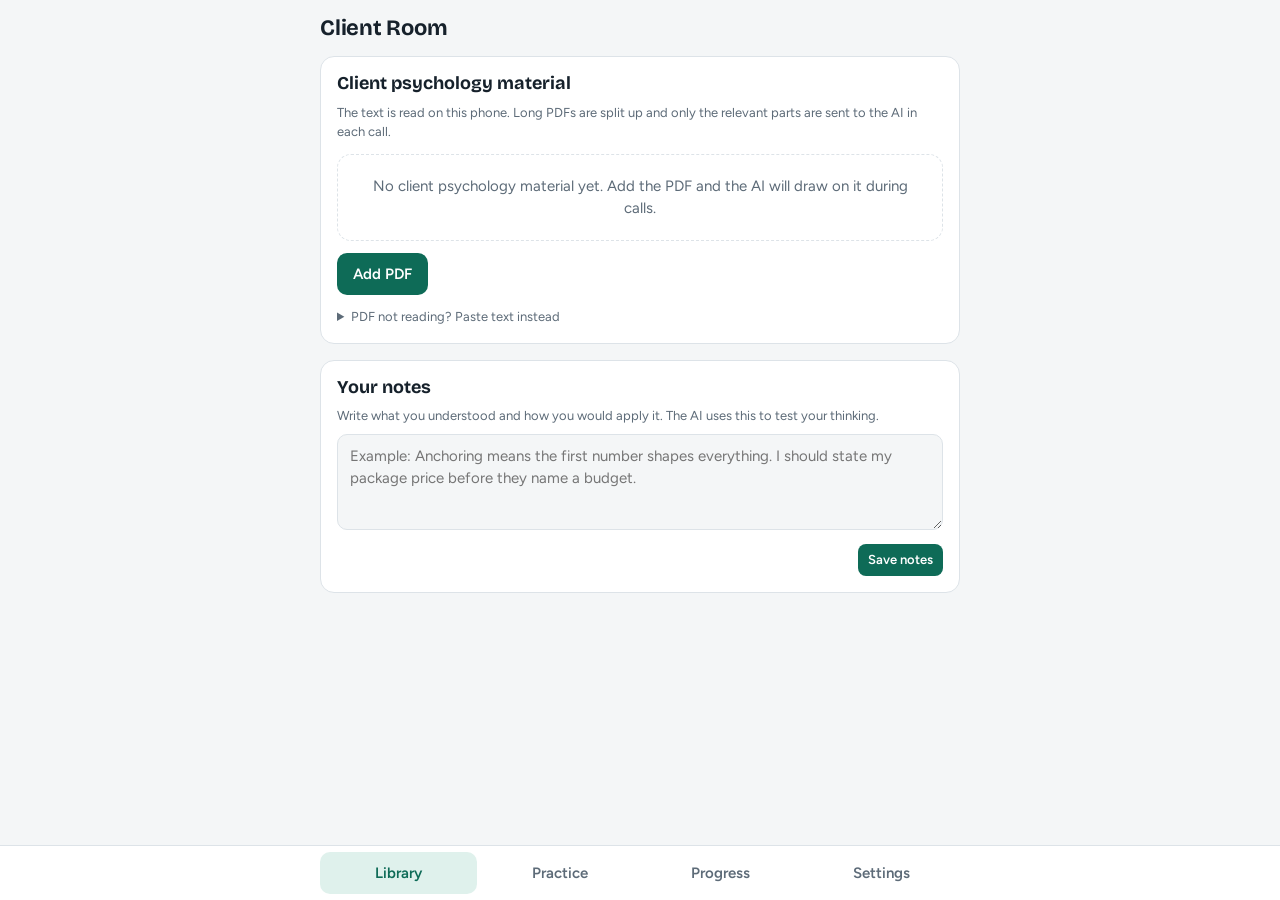
<file: index.html>
<!doctype html>
<html lang="en">
<head>
<meta charset="utf-8">
<meta name="viewport" content="width=device-width,initial-scale=1,viewport-fit=cover">
<meta name="theme-color" content="#0e6b57">
<title>Client Room</title>
<link rel="manifest" href="manifest.webmanifest">
<link rel="icon" href="icon-192.png">
<link rel="apple-touch-icon" href="icon-192.png">
<link rel="stylesheet" href="https://fonts.googleapis.com/css2?family=Bricolage+Grotesque:opsz,wght@12..96,500;12..96,700&family=Figtree:wght@400;500;600&family=DM+Mono:wght@400;500&display=swap">
<link rel="stylesheet" href="style.css">
</head>
<body>
<div id="app">
  <header><h1>Client Room</h1><span class="sub" id="saveState"></span></header>
  <main id="main"></main>
</div>
<nav><div class="in" id="nav"></div></nav>
<script src="app.js"></script>
<script>if("serviceWorker"in navigator)addEventListener("load",()=>navigator.serviceWorker.register("sw.js").catch(()=>{}))</script>
</body>
</html>
</file>
<file: style.css>
:root{
  --bg:#f4f6f7; --surface:#ffffff; --ink:#16212b; --muted:#5d6b78; --line:#dde3e8;
  --accent:#0e6b57; --accent-ink:#ffffff; --accent-soft:#dff1ec;
  --warn:#b9691a; --warn-soft:#fbeedd; --bad:#b3372f; --good:#1f7a4d;
  --me:#16212b; --me-ink:#ffffff; --them:#e9eef1; --rec:#c63a2f;
  --display:"Bricolage Grotesque","Segoe UI",system-ui,sans-serif;
  --body:"Figtree","Segoe UI",system-ui,sans-serif;
  --mono:"DM Mono",ui-monospace,Menlo,monospace;
  color-scheme:light;
}
@media (prefers-color-scheme:dark){:root{
  --bg:#0f161c; --surface:#18222a; --ink:#e8eef2; --muted:#93a2ae; --line:#2a3741;
  --accent:#4cc3a6; --accent-ink:#06231c; --accent-soft:#17342e;
  --warn:#e5a35a; --warn-soft:#3a2b17; --bad:#ef8a82; --good:#6fd39a;
  --me:#e8eef2; --me-ink:#0f161c; --them:#23303a; --rec:#ef6a5e; color-scheme:dark}}
*{box-sizing:border-box}
html,body{height:100%}
body{margin:0;background:var(--bg);color:var(--ink);font:15px/1.5 var(--body);
  padding:env(safe-area-inset-top,0px) max(16px,env(safe-area-inset-right,0px)) 0 max(16px,env(safe-area-inset-left,0px))}
#app{max-width:640px;margin:0 auto;min-height:100%;display:flex;flex-direction:column}
header{display:flex;align-items:baseline;justify-content:space-between;padding-block:16px 8px}
h1{font:700 22px/1.1 var(--display);margin:0;letter-spacing:-.01em}
h2{font:700 18px/1.2 var(--display);margin:0 0 8px;text-wrap:balance}
h3{font:600 12px/1.2 var(--body);margin:0 0 8px;text-transform:uppercase;letter-spacing:.08em;color:var(--muted)}
.sub{color:var(--muted);font-size:13px}
main{flex:1;padding-block:8px 100px;display:flex;flex-direction:column;gap:16px;min-width:0}
.card{background:var(--surface);border:1px solid var(--line);border-radius:14px;padding:16px;min-width:0}
.row{display:flex;gap:8px;align-items:center;flex-wrap:wrap}
.grow{flex:1;min-width:0}
button,input,textarea,select{font:inherit;color:inherit}
button{cursor:pointer}
.btn{background:var(--accent);color:var(--accent-ink);border:0;border-radius:10px;padding:10px 16px;font-weight:600;display:inline-block;text-align:center}
.btn.ghost{background:transparent;color:var(--ink);border:1px solid var(--line)}
.btn.small{padding:6px 10px;font-size:13px;border-radius:8px}
.btn:disabled{opacity:.5;cursor:default}
:focus-visible{outline:2px solid var(--accent);outline-offset:2px}
textarea,input[type=text],input[type=password],select{width:100%;background:var(--bg);border:1px solid var(--line);border-radius:10px;padding:10px 12px;resize:vertical}
textarea{min-height:96px}
nav{position:fixed;left:0;right:0;bottom:0;background:var(--surface);border-top:1px solid var(--line);display:flex;justify-content:center;
  padding:6px max(16px,env(safe-area-inset-right,0px)) calc(6px + env(safe-area-inset-bottom,0px)) max(16px,env(safe-area-inset-left,0px));z-index:5}
nav .in{display:flex;gap:4px;width:100%;max-width:640px}
nav button{flex:1;background:none;border:0;padding:10px 4px;border-radius:10px;font-weight:600;color:var(--muted)}
nav button[aria-current=true]{background:var(--accent-soft);color:var(--accent)}
.chips{display:flex;gap:8px;flex-wrap:wrap}
.chip{border:1px solid var(--line);background:var(--surface);border-radius:999px;padding:7px 12px;font-size:14px}
.chip[aria-pressed=true]{background:var(--accent);color:var(--accent-ink);border-color:var(--accent)}
.seg{display:grid;grid-template-columns:1fr 1fr;gap:8px}
.seg button{background:var(--surface);border:1px solid var(--line);border-radius:12px;padding:12px;text-align:left}
.seg button[aria-pressed=true]{border-color:var(--accent);background:var(--accent-soft)}
.seg b{display:block;font-family:var(--display)}
.src{display:flex;gap:10px;align-items:center;padding:10px 0;border-top:1px solid var(--line)}
.src:first-of-type{border-top:0}
.mono{font-family:var(--mono);font-variant-numeric:tabular-nums}
.empty{border:1.5px dashed var(--line);border-radius:14px;padding:20px;color:var(--muted);text-align:center}
/* call */
.msgs{display:flex;flex-direction:column;gap:10px}
.msg{max-width:88%;padding:10px 13px;border-radius:14px;white-space:pre-wrap;overflow-wrap:anywhere}
.msg.them{background:var(--them);align-self:flex-start;border-bottom-left-radius:4px}
.msg.me{background:var(--me);color:var(--me-ink);align-self:flex-end;border-bottom-right-radius:4px}
.msg.live{opacity:.7;font-style:italic}
.who{font-size:11px;letter-spacing:.08em;text-transform:uppercase;color:var(--muted);margin:0 4px -4px}
.who.me{align-self:flex-end}
.dock{position:sticky;bottom:calc(64px + env(safe-area-inset-bottom,0px));background:var(--bg);padding-block:8px;display:flex;flex-direction:column;gap:10px}
.microw{display:flex;align-items:center;justify-content:center;gap:16px}
.mic{width:76px;height:76px;border-radius:50%;border:0;background:var(--accent);color:var(--accent-ink);font-weight:600;font-size:13px}
.mic.on{background:var(--rec);animation:pulse 1.2s infinite}
.mic:disabled{opacity:.5}
@keyframes pulse{50%{box-shadow:0 0 0 12px color-mix(in srgb,var(--rec) 25%,transparent)}}
@media (prefers-reduced-motion:reduce){.mic.on{animation:none}.dots span{animation:none}}
.status{text-align:center;font-size:13px;color:var(--muted)}
.score{display:grid;grid-template-columns:96px 1fr 28px;gap:8px;align-items:center;font-size:14px;padding:5px 0}
.bar{height:8px;border-radius:99px;background:var(--line);overflow:hidden}
.bar i{display:block;height:100%;background:var(--accent);border-radius:99px}
.big{font:700 44px/1 var(--display)}
.fix{border-top:1px solid var(--line);padding-top:12px;margin-top:12px}
.said{color:var(--bad)} .better{color:var(--good)}
.fix p{margin:4px 0}
.tag{display:inline-block;font:500 11px var(--mono);letter-spacing:.06em;text-transform:uppercase;color:var(--muted)}
.err{background:var(--warn-soft);color:var(--warn);border-radius:10px;padding:10px 12px;font-size:14px}
.dots span{display:inline-block;width:6px;height:6px;border-radius:50%;background:var(--muted);margin-right:4px;animation:b 1s infinite}
.dots span:nth-child(2){animation-delay:.15s}.dots span:nth-child(3){animation-delay:.3s}
@keyframes b{50%{opacity:.25}}
.hist{display:flex;gap:10px;align-items:center;justify-content:space-between;padding:10px 0;border:0;border-top:1px solid var(--line);background:none;width:100%;text-align:left}
label.f{display:block;font-size:13px;color:var(--muted);margin:12px 0 4px}
.toggle{display:flex;justify-content:space-between;align-items:center;gap:12px;padding:8px 0}
</file>
